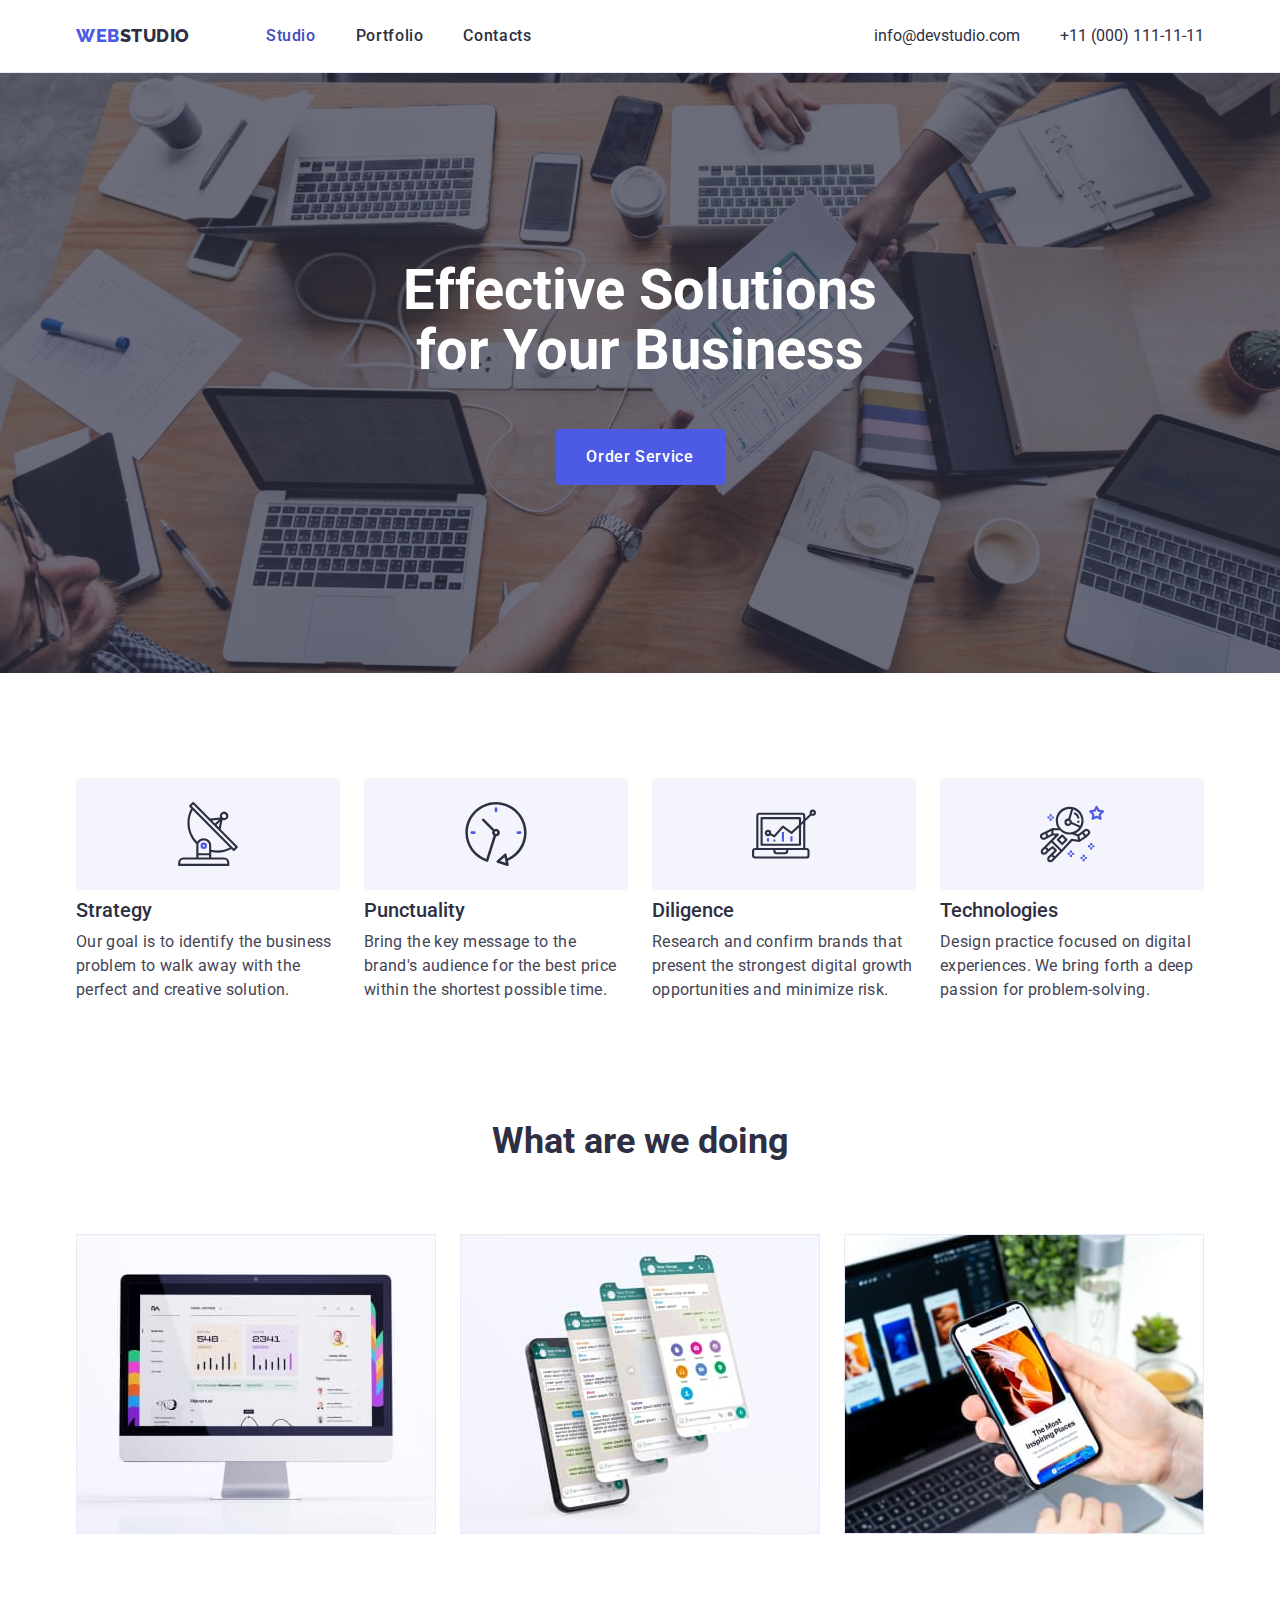
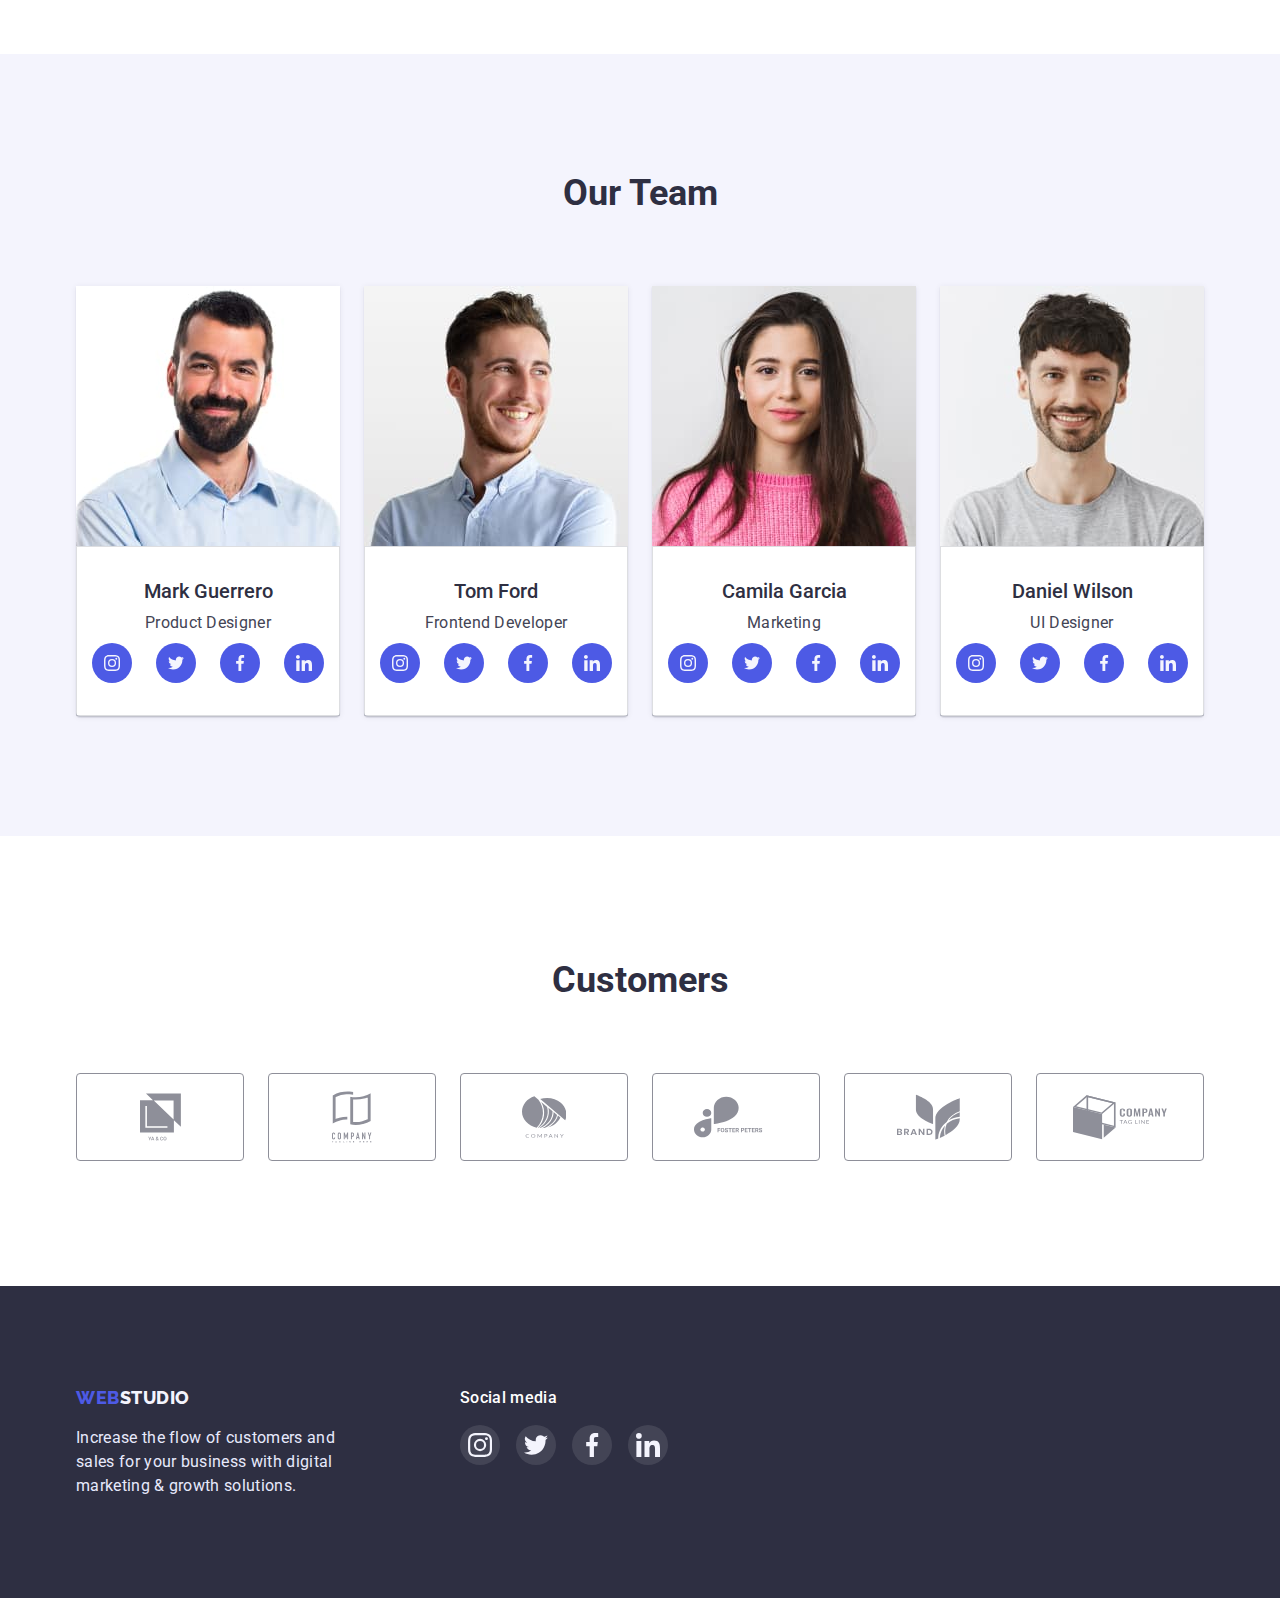
<file: index.html>
<!DOCTYPE html>
<html lang="en">
  <head>
    <meta charset="UTF-8" />
    <meta http-equiv="X-UA-Compatible" content="IE=edge" />
    <meta name="viewport" content="width=device-width, initial-scale=1.0" />
    <title>Document</title>
    <link
      href="https://fonts.googleapis.com/css2?family=Raleway:wght@800&family=Roboto:wght@400;500;700;900&display=swap"
      rel="stylesheet"
    />
    <link rel="stylesheet" href="./css/modern-normalize.css" />
    <link rel="stylesheet" href="./css/styles.css" />
  </head>
  <body>
    <header class="page-header">
      <div class="container navigation">
        <nav class="main-nav">
          <a href="./index.html" class="logo no-underline"
            >Web<span class="studio">Studio</span></a
          >
          <ul class="site-nav list">
            <li class="item">
              <a href="./index.html" class="link current no-underline"
                >Studio</a
              >
            </li>
            <li class="item">
              <a href="./portfolio.html" class="link no-underline">Portfolio</a>
            </li>
            <li class="item">
              <a href="#" class="link no-underline">Contacts</a>
            </li>
          </ul>
        </nav>
        <address>
          <ul class="contacts list">
            <li class="item">
              <a href="mailto:info@devstudio.com" class="link no-underline"
                >info@devstudio.com</a
              >
            </li>
            <li class="item">
              <a href="tel:+110001111111" class="link no-underline"
                >+11 (000) 111-11-11</a
              >
            </li>
          </ul>
        </address>
      </div>
    </header>

    <main>
      <section class="hero">
        <div class="container">
          <h1 class="hero-title">Effective Solutions for Your Business</h1>
          <button type="button" class="hero-btn">Order Service</button>
        </div>
      </section>

      <section class="section-feature">
        <div class="container">
          <h2 class="section-title visually-hidden">features</h2>
          <ul class="feature list">
            <li class="item">
              <div class="feature-icon">
                <svg class="icon" width="64px" height="64px">
                  <use href="./images/symbol-defs.svg#antenna"></use>
                </svg>
              </div>
              <h3 class="title">Strategy</h3>
              <p class="text">
                Our goal is to identify the business problem to walk away with
                the perfect and creative solution.
              </p>
            </li>
            <li class="item icon">
              <div class="feature-icon">
                <svg class="icon" width="64px" height="64px">
                  <use href="./images/symbol-defs.svg#clock"></use>
                </svg>
              </div>
              <h3 class="title">Punctuality</h3>
              <p class="text">
                Bring the key message to the brand's audience for the best price
                within the shortest possible time.
              </p>
            </li>
            <li class="item icon">
              <div class="feature-icon">
                <svg class="icon" width="64px" height="64px">
                  <use href="./images/symbol-defs.svg#diagram"></use>
                </svg>
              </div>
              <h3 class="title">Diligence</h3>
              <p class="text">
                Research and confirm brands that present the strongest digital
                growth opportunities and minimize risk.
              </p>
            </li>
            <li class="item icon">
              <div class="feature-icon">
                <svg class="icon" width="64px" height="64px">
                  <use href="./images/symbol-defs.svg#astronaut"></use>
                </svg>
              </div>
              <h3 class="title">Technologies</h3>
              <p class="text">
                Design practice focused on digital experiences. We bring forth a
                deep passion for problem-solving.
              </p>
            </li>
          </ul>
        </div>
      </section>

      <section class="section-work">
        <div class="container">
          <h2 class="section-title">What are we doing</h2>
          <ul class="task list">
            <li class="item">
              <img
                src="./images/computer.jpg"
                alt="computer"
                width="360"
                height="300"
              />
            </li>
            <li class="item">
              <img
                src="./images/mobilephone.jpg"
                alt="mobilephone"
                width="360"
                height="300"
              />
            </li>
            <li class="item">
              <img
                src="./images/notebook.jpg"
                alt="notebook"
                width="360"
                height="300"
              />
            </li>
          </ul>
        </div>
      </section>

      <section class="team-section">
        <div class="container">
          <h2 class="section-title">Our Team</h2>
          <ul class="team list">
            <li class="employees">
              <img
                src="./images/Mark-Guerrero.jpg"
                alt="Mark-Guerrero"
                width="264"
                height="260"
              />
              <div class="employee-card">
                <h3 class="title">Mark Guerrero</h3>
                <p class="text">Product Designer</p>
                <ul class="social-media list">
                  <li>
                    <a class="social-media-link" href="#">
                      <svg class="social-media-icon" width="16px" height="16px">
                        <use href="./images/symbol-defs.svg#instagram"></use>
                      </svg>
                    </a>
                  </li>
                  <li>
                    <a class="social-media-link" href="#">
                      <svg class="social-media-icon" width="16px" height="16px">
                        <use href="./images/symbol-defs.svg#twitter"></use>
                      </svg>
                    </a>
                  </li>
                  <li>
                    <a class="social-media-link" href="#">
                      <svg class="social-media-icon" width="16px" height="16px">
                        <use href="./images/symbol-defs.svg#facebook"></use>
                      </svg>
                    </a>
                  </li>
                  <li>
                    <a class="social-media-link" href="#">
                      <svg class="social-media-icon" width="16px" height="16px">
                        <use href="./images/symbol-defs.svg#linkedin"></use>
                      </svg>
                    </a>
                  </li>
                </ul>
              </div>
            </li>
            <li class="employees">
              <img
                src="./images/Tom-Ford.jpg"
                alt="Tom-Ford"
                width="264"
                height="260"
              />
              <div class="employee-card">
                <h3 class="title">Tom Ford</h3>
                <p class="text">Frontend Developer</p>
                <ul class="social-media list">
                  <li>
                    <a class="social-media-link" href="#">
                      <svg class="social-media-icon" width="16px" height="16px">
                        <use href="./images/symbol-defs.svg#instagram"></use>
                      </svg>
                    </a>
                  </li>
                  <li>
                    <a class="social-media-link" href="#">
                      <svg class="social-media-icon" width="16px" height="16px">
                        <use href="./images/symbol-defs.svg#twitter"></use>
                      </svg>
                    </a>
                  </li>
                  <li>
                    <a class="social-media-link" href="#">
                      <svg class="social-media-icon" width="16px" height="16px">
                        <use href="./images/symbol-defs.svg#facebook"></use>
                      </svg>
                    </a>
                  </li>
                  <li>
                    <a class="social-media-link" href="#">
                      <svg class="social-media-icon" width="16px" height="16px">
                        <use href="./images/symbol-defs.svg#linkedin"></use>
                      </svg>
                    </a>
                  </li>
                </ul>
              </div>
            </li>
            <li class="employees">
              <img
                src="./images/Camila-Garcia.jpg"
                alt="Camila-Garcia"
                width="264"
                height="260"
              />
              <div class="employee-card">
                <h3 class="title">Camila Garcia</h3>
                <p class="text">Marketing</p>
                <ul class="social-media list">
                  <li>
                    <a class="social-media-link" href="#">
                      <svg class="social-media-icon" width="16px" height="16px">
                        <use href="./images/symbol-defs.svg#instagram"></use>
                      </svg>
                    </a>
                  </li>
                  <li>
                    <a class="social-media-link" href="#">
                      <svg class="social-media-icon" width="16px" height="16px">
                        <use href="./images/symbol-defs.svg#twitter"></use>
                      </svg>
                    </a>
                  </li>
                  <li>
                    <a class="social-media-link" href="#">
                      <svg class="social-media-icon" width="16px" height="16px">
                        <use href="./images/symbol-defs.svg#facebook"></use>
                      </svg>
                    </a>
                  </li>
                  <li>
                    <a class="social-media-link" href="#">
                      <svg class="social-media-icon" width="16px" height="16px">
                        <use href="./images/symbol-defs.svg#linkedin"></use>
                      </svg>
                    </a>
                  </li>
                </ul>
              </div>
            </li>
            <li class="employees">
              <img
                src="./images/Daniel-Wilson.jpg"
                alt="Daniel-Wilson"
                width="264"
                height="260"
              />
              <div class="employee-card">
                <h3 class="title">Daniel Wilson</h3>
                <p class="text">UI Designer</p>
                <ul class="social-media list">
                  <li>
                    <a class="social-media-link" href="#">
                      <svg class="social-media-icon" width="16px" height="16px">
                        <use href="./images/symbol-defs.svg#instagram"></use>
                      </svg>
                    </a>
                  </li>
                  <li>
                    <a class="social-media-link" href="#">
                      <svg class="social-media-icon" width="16px" height="16px">
                        <use href="./images/symbol-defs.svg#twitter"></use>
                      </svg>
                    </a>
                  </li>
                  <li>
                    <a class="social-media-link" href="#">
                      <svg class="social-media-icon" width="16px" height="16px">
                        <use href="./images/symbol-defs.svg#facebook"></use>
                      </svg>
                    </a>
                  </li>
                  <li>
                    <a class="social-media-link" href="#">
                      <svg class="social-media-icon" width="16px" height="16px">
                        <use href="./images/symbol-defs.svg#linkedin"></use>
                      </svg>
                    </a>
                  </li>
                </ul>
              </div>
            </li>
          </ul>
        </div>
      </section>

      <section class="customers-section">
        <div class="container">
          <h2 class="section-title">Customers</h2>
          <ul class="customers list">
            <li class="customers-image">
              <a class="customers-link" href="#"
                ><svg class="customers-svg" width="41px" heidgt="46.97px">
                  <use href="./images/symbol-defs.svg#yago1"></use></svg
              ></a>
            </li>
            <li class="customers-image">
              <a class="customers-link" href="#"
                ><svg class="customers-svg" width="40px" heidgt="52px">
                  <use href="./images/symbol-defs.svg#taglinehere2"></use></svg
              ></a>
            </li>
            <li class="customers-image">
              <a class="customers-link" href="#"
                ><svg class="customers-svg" width="44px" heidgt="41px">
                  <use href="./images/symbol-defs.svg#company3"></use></svg
              ></a>
            </li>
            <li class="customers-image">
              <a class="customers-link" href="#"
                ><svg class="customers-svg" width="84px" heidgt="41px">
                  <use href="./images/symbol-defs.svg#foster4"></use></svg
              ></a>
            </li>
            <li class="customers-image">
              <a class="customers-link" href="#"
                ><svg class="customers-svg" width="63px" heidgt="45px">
                  <use href="./images/symbol-defs.svg#brand5"></use></svg
              ></a>
            </li>
            <li class="customers-image">
              <a class="customers-link" href="#"
                ><svg class="customers-svg" width="94px" heidgt="44px">
                  <use href="./images/symbol-defs.svg#tagline6"></use></svg
              ></a>
            </li>
          </ul>
        </div>
      </section>
    </main>
    <footer class="bottom">
      <div class="container footer-container">
        <div class="footer-information">
          <a href="./index.html" class="logo down no-underline"
            >Web<span class="bottom-studio">Studio</span></a
          >
          <p class="bottom-text">
            Increase the flow of customers and sales for your business with
            digital marketing & growth solutions.
          </p>
        </div>
        <ul class="social-media-footer">
          <p class="footer-title">Social media</p>
          <ul class="social-media-footer-logo list">
            <li>
              <a class="social-media-footer-link" href="#">
                <svg
                  class="social-media-icon-footer"
                  width="24px"
                  height="24px"
                >
                  <use href="./images/symbol-defs.svg#instagramfoot"></use>
                </svg>
              </a>
            </li>
            <li>
              <a class="social-media-footer-link" href="#">
                <svg
                  class="social-media-icon-footer"
                  width="24px"
                  height="24px"
                >
                  <use href="./images/symbol-defs.svg#twitterfoot"></use>
                </svg>
              </a>
            </li>
            <li>
              <a class="social-media-footer-link" href="#">
                <svg
                  class="social-media-icon-footer"
                  width="24px"
                  height="24px"
                >
                  <use href="./images/symbol-defs.svg#facebookfoot"></use>
                </svg>
              </a>
            </li>
            <li>
              <a class="social-media-footer-link" href="#">
                <svg
                  class="social-media-icon-footer"
                  width="24px"
                  height="24px"
                >
                  <use href="./images/symbol-defs.svg#linkedinfoot"></use>
                </svg>
              </a>
            </li>
          </ul>
        </ul>
      </div>
    </footer>
  </body>
</html>
</file>
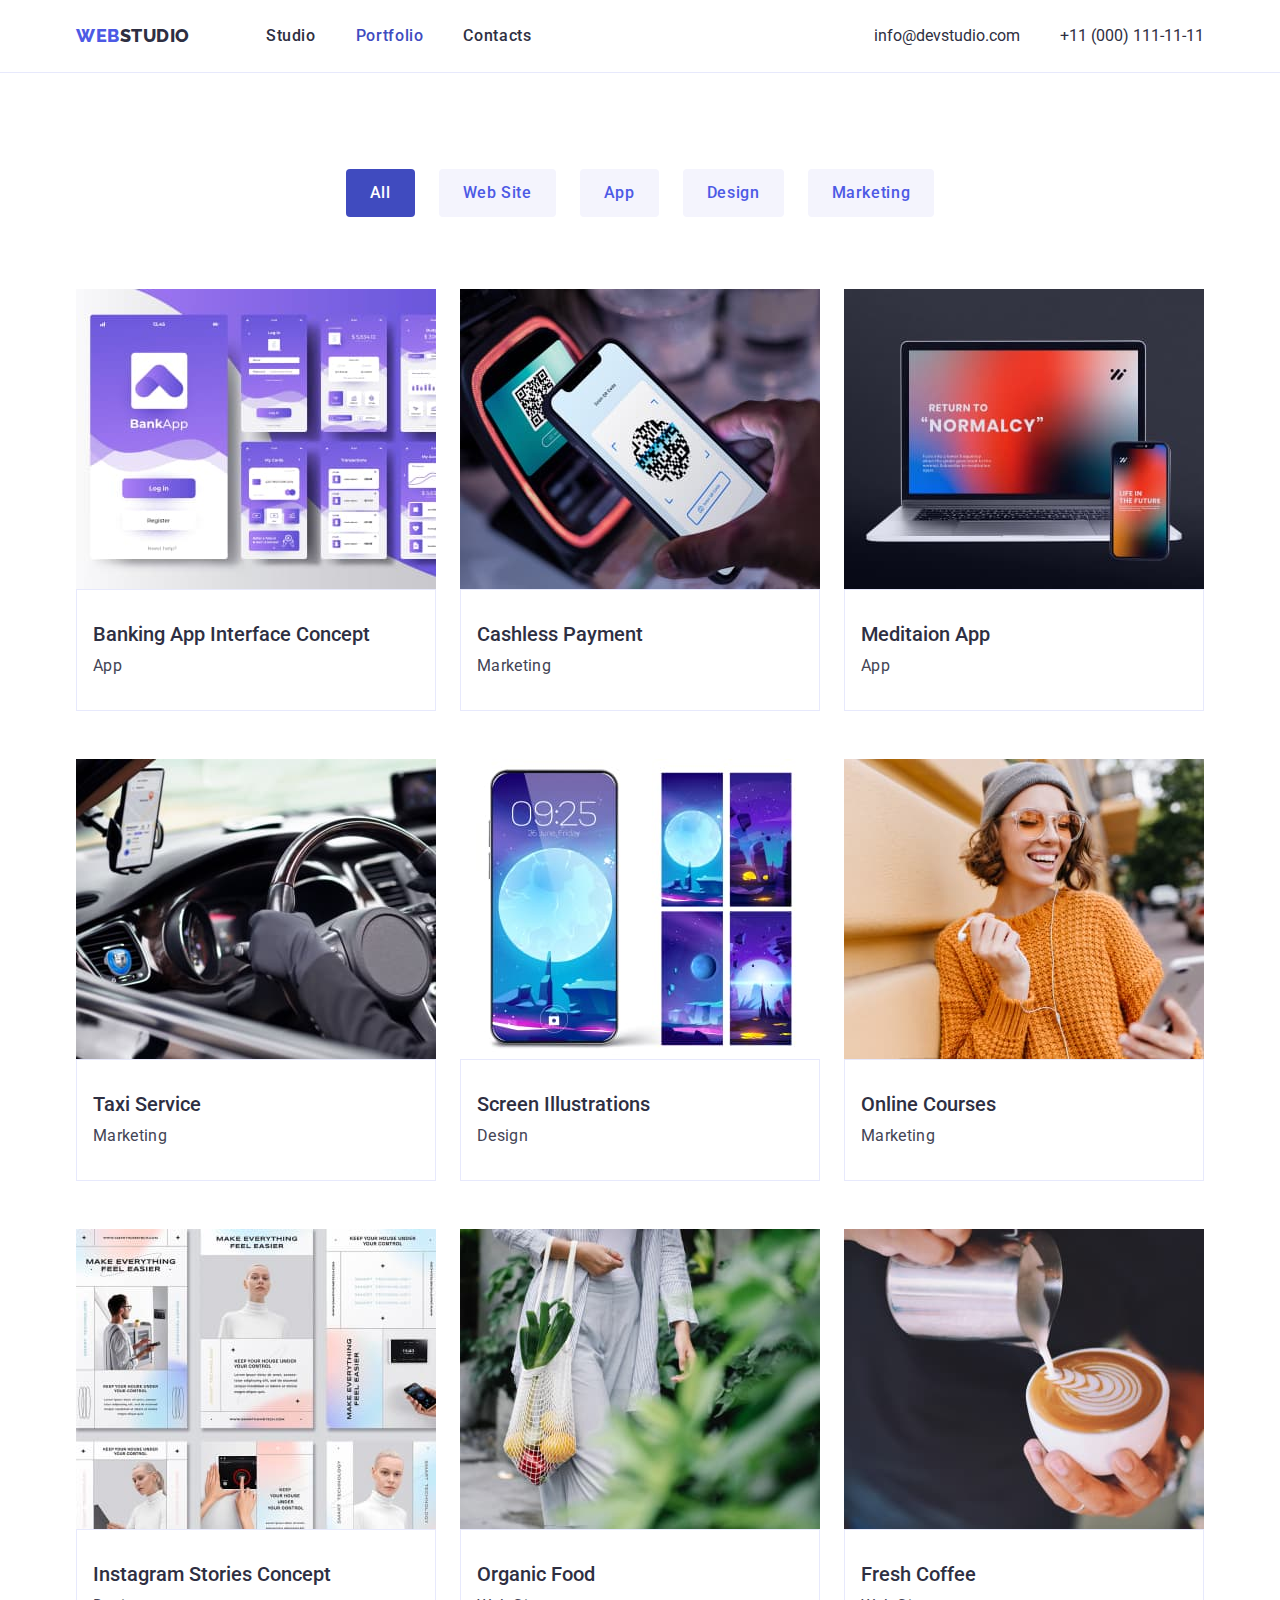
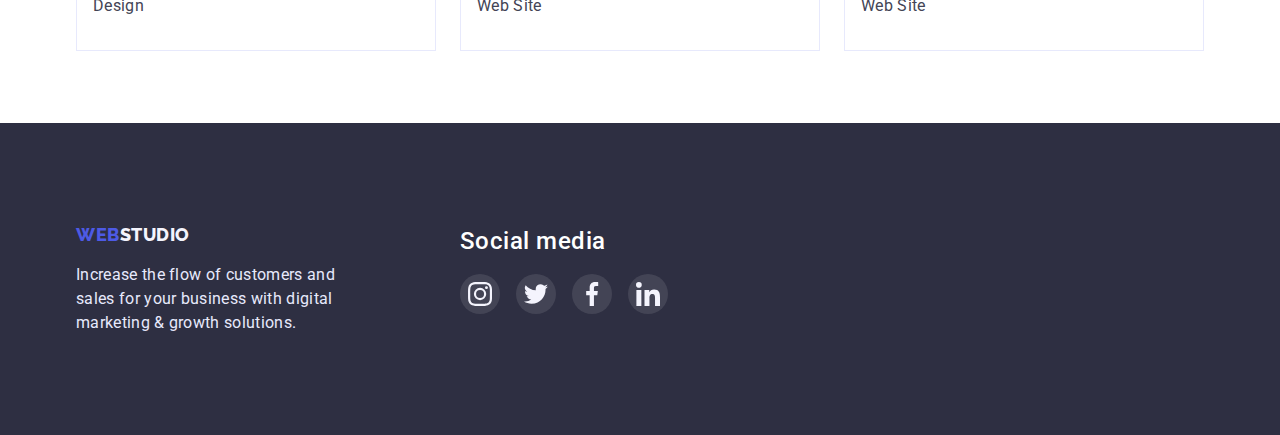
<file: portfolio.html>
<!DOCTYPE html>
<html lang="en">
  <head>
    <meta charset="UTF-8" />
    <meta http-equiv="X-UA-Compatible" content="IE=edge" />
    <meta name="viewport" content="width=device-width, initial-scale=1.0" />
    <title>Document</title>
    <link
      href="https://fonts.googleapis.com/css2?family=Raleway:wght@800&family=Roboto:wght@400;500;700;900&display=swap"
      rel="stylesheet"
    />
    <link rel="stylesheet" href="./css/modern-normalize.css" />
    <link rel="stylesheet" href="./css/styles.css" />
  </head>
  <body>
    <header class="page-header">
      <div class="container navigation">
        <nav class="main-nav">
          <a href="./index.html" class="logo no-underline"
            >Web<span class="studio">Studio</span></a
          >
          <ul class="site-nav list">
            <li class="item">
              <a href="./index.html" class="link no-underline">Studio</a>
            </li>
            <li class="item">
              <a href="./portfolio.html" class="link current no-underline"
                >Portfolio</a
              >
            </li>
            <li class="item">
              <a href="#" class="link no-underline">Contacts</a>
            </li>
          </ul>
        </nav>
        <address>
          <ul class="contacts list">
            <li class="item">
              <a href="mailto:info@devstudio.com" class="link no-underline"
                >info@devstudio.com</a
              >
            </li>
            <li class="item">
              <a href="tel:+110001111111" class="link no-underline"
                >+11 (000) 111-11-11</a
              >
            </li>
          </ul>
        </address>
      </div>
    </header>

    <main>
      <section class="section portfolio">
        <div class="container">
          <h1 class="visually-hidden">Features</h1>
          <ul class="features list">
            <li class="link">
              <button type="button" class="features-btn active">All</button>
            </li>
            <li class="link">
              <button type="button" class="features-btn">Web Site</button>
            </li>
            <li class="link">
              <button type="button" class="features-btn">App</button>
            </li>
            <li class="link">
              <button type="button" class="features-btn">Design</button>
            </li>
            <li class="link">
              <button type="button" class="features-btn">Marketing</button>
            </li>
          </ul>
          <ul class="features-description list">
            <li class="link">
              <a href="#" class="no-underline">
                <img
                  src="./images/bankingapp.jpg"
                  alt="banking-app"
                  width="360"
                  height="300"
                />
                <div class="card-content">
                  <h2 class="title">Banking App Interface Concept</h2>
                  <p class="text">App</p>
                </div>
              </a>
            </li>
            <li class="link">
              <a href="#" class="no-underline">
                <img
                  src="./images/cashlesspayment.jpg"
                  alt="cashless-payment"
                  width="360"
                  height="300"
                />
                <div class="card-content">
                  <h2 class="title">Cashless Payment</h2>
                  <p class="text">Marketing</p>
                </div>
              </a>
            </li>
            <li class="link">
              <a href="#" class="no-underline">
                <img
                  src="./images/meditaionapp.jpg"
                  alt="meditaion-app"
                  width="360"
                  height="300"
                />
                <div class="card-content">
                  <h2 class="title">Meditaion App</h2>
                  <p class="text">App</p>
                </div>
              </a>
            </li>
            <li class="link">
              <a href="#" class="no-underline">
                <img
                  src="./images/taxiservice.jpg"
                  alt="taxi-service"
                  width="360"
                  height="300"
                />
                <div class="card-content">
                  <h2 class="title">Taxi Service</h2>
                  <p class="text">Marketing</p>
                </div>
              </a>
            </li>
            <li class="link">
              <a href="#" class="no-underline">
                <img
                  src="./images/screenillustrations.jpg"
                  alt="screen-illustrations"
                  width="360"
                  height="300"
                />
                <div class="card-content">
                  <h2 class="title">Screen Illustrations</h2>
                  <p class="text">Design</p>
                </div>
              </a>
            </li>
            <li class="link">
              <a href="#" class="no-underline">
                <img
                  src="./images/onlinecourses.jpg"
                  alt="online-courses"
                  width="360"
                  height="300"
                />
                <div class="card-content">
                  <h2 class="title">Online Courses</h2>
                  <p class="text">Marketing</p>
                </div>
              </a>
            </li>
            <li class="link">
              <a href="#" class="no-underline">
                <img
                  src="./images/instagramstories.jpg"
                  alt="instagram-stories"
                  width="360"
                  height="300"
                />
                <div class="card-content">
                  <h2 class="title">Instagram Stories Concept</h2>
                  <p class="text">Design</p>
                </div>
              </a>
            </li>
            <li class="link">
              <a href="#" class="no-underline">
                <img
                  src="./images/organicfood.jpg"
                  alt="organic-food"
                  width="360"
                  height="300"
                />
                <div class="card-content">
                  <h2 class="title">Organic Food</h2>
                  <p class="text">Web Site</p>
                </div>
              </a>
            </li>
            <li class="link">
              <a href="#" class="no-underline">
                <img
                  src="./images/freshcoffee.jpg"
                  alt="fresh-coffee"
                  width="360"
                  height="300"
                />
                <div class="card-content">
                  <h2 class="title">Fresh Coffee</h2>
                  <p class="text">Web Site</p>
                </div>
              </a>
            </li>
          </ul>
        </div>
      </section>
    </main>
    <footer class="bottom">
      <div class="container footer-container">
        <div class="footer-information">
          <a href="./index.html" class="logo down no-underline"
            >Web<span class="bottom-studio">Studio</span></a
          >
          <p class="bottom-text">
            Increase the flow of customers and sales for your business with
            digital marketing & growth solutions.
          </p>
        </div>
        <ul class="social-media-footer">
          <h2 class="footer-title">Social media</h2>
          <ul class="social-media-footer-logo list">
            <li>
              <a class="social-media-footer-link" href="#">
                <svg
                  class="social-media-icon-footer"
                  width="24px"
                  height="24px"
                >
                  <use href="./images/symbol-defs.svg#instagramfoot"></use>
                </svg>
              </a>
            </li>
            <li>
              <a class="social-media-footer-link" href="#">
                <svg
                  class="social-media-icon-footer"
                  width="24px"
                  height="24px"
                >
                  <use href="./images/symbol-defs.svg#twitterfoot"></use>
                </svg>
              </a>
            </li>
            <li>
              <a class="social-media-footer-link" href="#">
                <svg
                  class="social-media-icon-footer"
                  width="24px"
                  height="24px"
                >
                  <use href="./images/symbol-defs.svg#facebookfoot"></use>
                </svg>
              </a>
            </li>
            <li>
              <a class="social-media-footer-link" href="#">
                <svg
                  class="social-media-icon-footer"
                  width="24px"
                  height="24px"
                >
                  <use href="./images/symbol-defs.svg#linkedinfoot"></use>
                </svg>
              </a>
            </li>
          </ul>
        </ul>
      </div>
    </footer>
  </body>
</html>
</file>
<file: css/styles.css>
*,
::before,
::after {
  margin: 0;
  padding: 0;
}

:root {
  --primary-text-color: #434455;
  --title-text-color: #2e2f42;
  --text-selection-color: #404bbf;
  --hero-footer-background-color: #2e2f42;
  --main-background-color: #fff;
  --features-btn-color: #4d5ae5;
  --features-btn-background-color: #f4f4fd;
  --portfolio-btn-white: #e7e9fc;
}

body {
  font-family: "Roboto", sans-serif;
  font-style: normal;
  font-weight: 400;
  font-size: 16px;
  background-color: var(--main-background-color);
  color: var(--primary-text-color);
  margin: 0;
  padding: 0;
}

ul {
  display: block;
}

h1,
h2,
h3,
h4,
h5,
h6,
p {
  margin-top: 0;
  margin-bottom: 0;
  padding-top: 0;
  padding-bottom: 0;
}

.visually-hidden {
  position: absolute;
  width: 1px;
  height: 1px;
  margin: -1px;
  border: 0;
  padding: 0;
  white-space: nowrap;
  clip-path: inset(100%);
  clip: rect(0 0 0 0);
  overflow: hidden;
}

.site-nav .link.current {
  color: var(--text-selection-color);
}

img {
  display: block;
}

.page-header {
  background-color: var(--main-background-color);
  border-bottom: 1px solid #e7e9fc;
}

.container {
  margin-left: auto;
  margin-right: auto;
  width: 1158px;
  padding: 0px 15px;
}

.no-underline {
  text-decoration: none;
}

.list {
  list-style: none;
  padding: 0;
  margin: 0;
}

.logo {
  color: var(--features-btn-color);
  font-family: "Raleway";
  font-weight: 800;
  font-size: 18px;
  line-height: 1.33;
  letter-spacing: 0.03em;
  text-transform: uppercase;
}

.studio {
  color: var(--title-text-color);
  font-family: "Raleway";
  font-weight: 800;
  font-size: 18px;
  line-height: 1.33;
  letter-spacing: 0.03em;
  text-transform: uppercase;
}

.site-nav {
  display: flex;
  margin-left: 76px;
}

.main-nav {
  display: flex;
  align-items: center;
}

.navigation {
  display: flex;
  align-items: center;
  justify-content: space-between;
}

.site-nav .link {
  color: var(--title-text-color);
  font-weight: 500;
  font-size: 16px;
  line-height: 1.5;
  letter-spacing: 0.04em;
  padding-top: 24px;
  padding-bottom: 24px;
  display: block;
}

.site-nav .item + .item {
  margin-left: 40px;
}

.site-nav .link:hover,
.site-nav .link:focus {
  color: var(--text-selection-color);
}

.contacts {
  display: flex;
}

.main-contacts {
  display: flex;
}

.contacts .item + .item {
  margin-left: 40px;
}

.contacts .link {
  padding-top: 24px;
  padding-bottom: 24px;
}

.contacts .link {
  color: var(--title-text-color);
  font-style: normal;
  font-size: 16px;
  line-height: 1.5;
  display: block;
}

.contacts .link:hover,
.contacts .link:focus {
  color: var(--text-selection-color);
  font-style: normal;
  font-size: 16px;
  line-height: 1.5;
}

.hero {
  background-color: var(--hero-footer-background-color);
  margin-top: 0;
  margin-left: auto;
  margin-right: auto;
  text-align: center;
  display: block;
  padding-top: 188px;
  padding-bottom: 188px;
  max-width: 1440рх;
  height: 600px;
  background-image: linear-gradient(
      rgba(46, 47, 66, 0.7),
      rgba(46, 47, 66, 0.7)
    ),
    url("../images/hero-image.jpg");
}

.hero-title {
  color: var(--main-background-color);
  font-weight: 700;
  font-size: 56px;
  line-height: 1.07;
  text-align: center;
  max-width: 496px;
  margin: 0 auto 48px;
  max-width: 496px;
}

.hero-btn {
  color: var(--main-background-color);
  background-color: var(--features-btn-color);
  border: none;
  cursor: pointer;
  font-family: inherit;
  font-weight: 500;
  font-size: 16px;
  line-height: 1.5;
  letter-spacing: 0.04em;
  display: inline-block;
  padding: 16px, 32px;
  min-width: 169px;
  min-height: 56px;
  border-radius: 4px;
}

.hero-btn:hover,
.hero-btn:focus {
  color: var(--main-background-color);
  border: none;
  cursor: pointer;
  background-color: var(--text-selection-color);
  font-family: inherit;
  font-weight: 500;
  font-size: 16px;
  line-height: 1.5;
  letter-spacing: 0.04em;
}

.text {
  line-height: 1.5;
  letter-spacing: 0.02em;
}

.team-section {
  background-color: var(--features-btn-background-color);
}

.employees {
  background-color: var(--main-background-color);
}

.section-title {
  color: var(--title-text-color);
  font-weight: 700;
  font-size: 36px;
  line-height: 1.11;
  text-align: center;
  margin-top: 0;
}

.section-feature {
  padding-top: 105px;
  padding-bottom: 120px;
}

.feature {
  display: flex;
}

.feature .item {
  width: calc(100% - 72px / 4);
}

.feature .item + .item {
  margin-left: 24px;
}

.feature-icon {
  display: flex;
  justify-content: center;
  align-items: center;
  height: 112px;
  background-color: var(--features-btn-background-color);
  border-radius: 4px;
  margin-bottom: 8px;
}

.feature .title {
  color: var(--title-text-color);
  font-weight: 500;
  font-size: 20px;
  line-height: 1.2;
  margin-top: 0;
  margin-bottom: 8px;
}

.task {
  margin-top: 72px;
  display: flex;
}

.section-work {
  padding-bottom: 120px;
}

.task .item + .item {
  margin-left: 24px;
}

.team-section {
  padding-top: 120px;
  padding-bottom: 120px;
}

.team .title {
  color: var(--title-text-color);
  font-weight: 500;
  font-size: 20px;
  line-height: 1.2;
  margin-bottom: 8px;
}

.team {
  display: flex;
  margin-top: 72px;
}

.employee-card {
  border: 1px solid rgba(46, 47, 66, 0.16);
  padding: 32px 16px;
  max-width: 264px;
}

.team .employees + .employees {
  margin-left: 24px;
}

.employees {
  width: calc(100% - 72px / 4);
}

.team .employees {
  text-align: center;
  border-radius: 0px 0px 4px 4px;
  box-shadow: 0px 1px 6px rgba(46, 47, 66, 0.08),
    0px 1px 1px rgba(46, 47, 66, 0.16), 0px 2px 1px rgba(46, 47, 66, 0.08);
}

.social-media {
  margin-top: 8px;
  display: flex;
  justify-content: center;
  align-items: center;
  gap: 24px;
}

.social-media-link {
  display: flex;
  justify-content: center;
  align-items: center;
  width: 40px;
  height: 40px;
  border-radius: 50%;
  background-color: var(--features-btn-color);
}

.social-media-link:hover,
.social-media-link:focus {
  background-color: var(--text-selection-color);
}


.customers-section {
  padding-top: 125px;
  padding-bottom: 125px;
}

.customers {
  display: flex;
  gap: 24px;
  margin-top: 72px;
}

.customers-svg {
  fill: #8e8f99;
}

.customers-link {
  height: 88px;
  background-color: var(--main-background-color);
  border: 1px solid #8e8f99;
  border-radius: 4px;
  padding: 16px 32px;
  display: flex;
  justify-content: center;
  align-items: center;
}

.customers-image {
  flex-basis: calc(100% - 120px / 6);
}

.customers-link:hover,
.customers-link:focus {
  border-color: var(--text-selection-color);
}

.customers-link:hover .customers-svg,
.customers-link:focus .customers-svg {
  fill: var(--text-selection-color);
}

.bottom {
  background-color: var(--hero-footer-background-color);
  display: flex;
  padding-top: 100px;
  padding-bottom: 100px;
}

.container.footer-container {
  display: flex;
}

.logo .down {
  line-height: 1.17;
}

.bottom-studio {
  color: var(--features-btn-background-color);
  font-family: "Raleway";
  font-weight: 800;
  font-size: 18px;
  line-height: 1.17;
  letter-spacing: 0.03em;
}

.bottom-text {
  color: var(--portfolio-btn-white);
  line-height: 1.5;
  letter-spacing: 0.02em;
  margin-top: 16px;
  max-width: 264px;
}

.footer-information {
  display: block;
}

.social-media-footer {
  display: block;
  margin-left: 120px;
}

.social-media-footer-link {
  display: flex;
  justify-content: center;
  align-items: center;
  width: 40px;
  height: 40px;
  border-radius: 50%;
  background: rgba(255, 255, 255, 0.1);
}

.social-media-footer-link:hover,
.social-media-footer-link:focus {
  background: #31d0aa;
}

.social-media-footer-logo {
  display: flex;
  flex-direction: row;
  justify-content: center;
  align-items: center;
  padding: 0px;
  gap: 16px;
}

.footer-title {
  font-weight: 500;
  color: var(--main-background-color);
  margin-bottom: 15px;
  letter-spacing: 0.02em;
  line-height: 1.5;
}

.portfolio {
  padding-top: 96px;
  padding-bottom: 120px;
}

.features {
  display: flex;
  margin-bottom: 72px;
  justify-content: center;
}

.features .link + .link {
  padding-left: 24px;
}

.features-btn {
  color: var(--features-btn-color);
  background-color: var(--features-btn-background-color);
  border: 1px;
  border-color: var(--portfolio-btn-white);
  cursor: pointer;
  font-family: inherit;
  font-weight: 500;
  font-size: 16px;
  line-height: 1.5;
  letter-spacing: 0.04em;
  padding: 12px 24px;
  border-radius: 4px;
}

.features-btn:hover,
.features-btn:focus {
  color: var(--main-background-color);
  background-color: var(--text-selection-color);
  border: 1px;
  border-color: var(--portfolio-btn-white);
  cursor: pointer;
  font-family: inherit;
  font-weight: 500;
  font-size: 16px;
  line-height: 1.5;
  letter-spacing: 0.04em;
  box-shadow: 0px 3px 1px rgba(0, 0, 0, 0.1), 0px 2px 1px rgba(0, 0, 0, 0.08),
    0px 2px 2px rgba(0, 0, 0, 0.12);
}

.features-description {
  display: flex;
  flex-wrap: wrap;
  margin-bottom: -48px;
  margin-left: -24px;
}

.features-description > .link {
  flex-basis: calc(100% / 3 - 24px);
  margin-bottom: 48px;
  margin-left: 24px;
}

.features-description .link:hover,
.features-description .link:focus {
  box-shadow: 0px 1px 6px rgba(46, 47, 66, 0.08),
    0px 1px 1px rgba(46, 47, 66, 0.16), 0px 2px 1px rgba(46, 47, 66, 0.08);
}

.features-description .link:nth-last-child(-n + 3) {
  margin-bottom: 0px;
}

.features-description .title {
  color: var(--title-text-color);
  font-weight: 500;
  font-size: 20px;
  line-height: 1.2;
}

.features-description .text {
  color: var(--primary-text-color);
  margin-top: 8px;
}

.card-content {
  padding: 32px 16px;
  border: 1px solid #e7e9fc;
}

.features .features-btn.active {
  color: var(--main-background-color);
  background-color: var(--text-selection-color);
}
</file>
